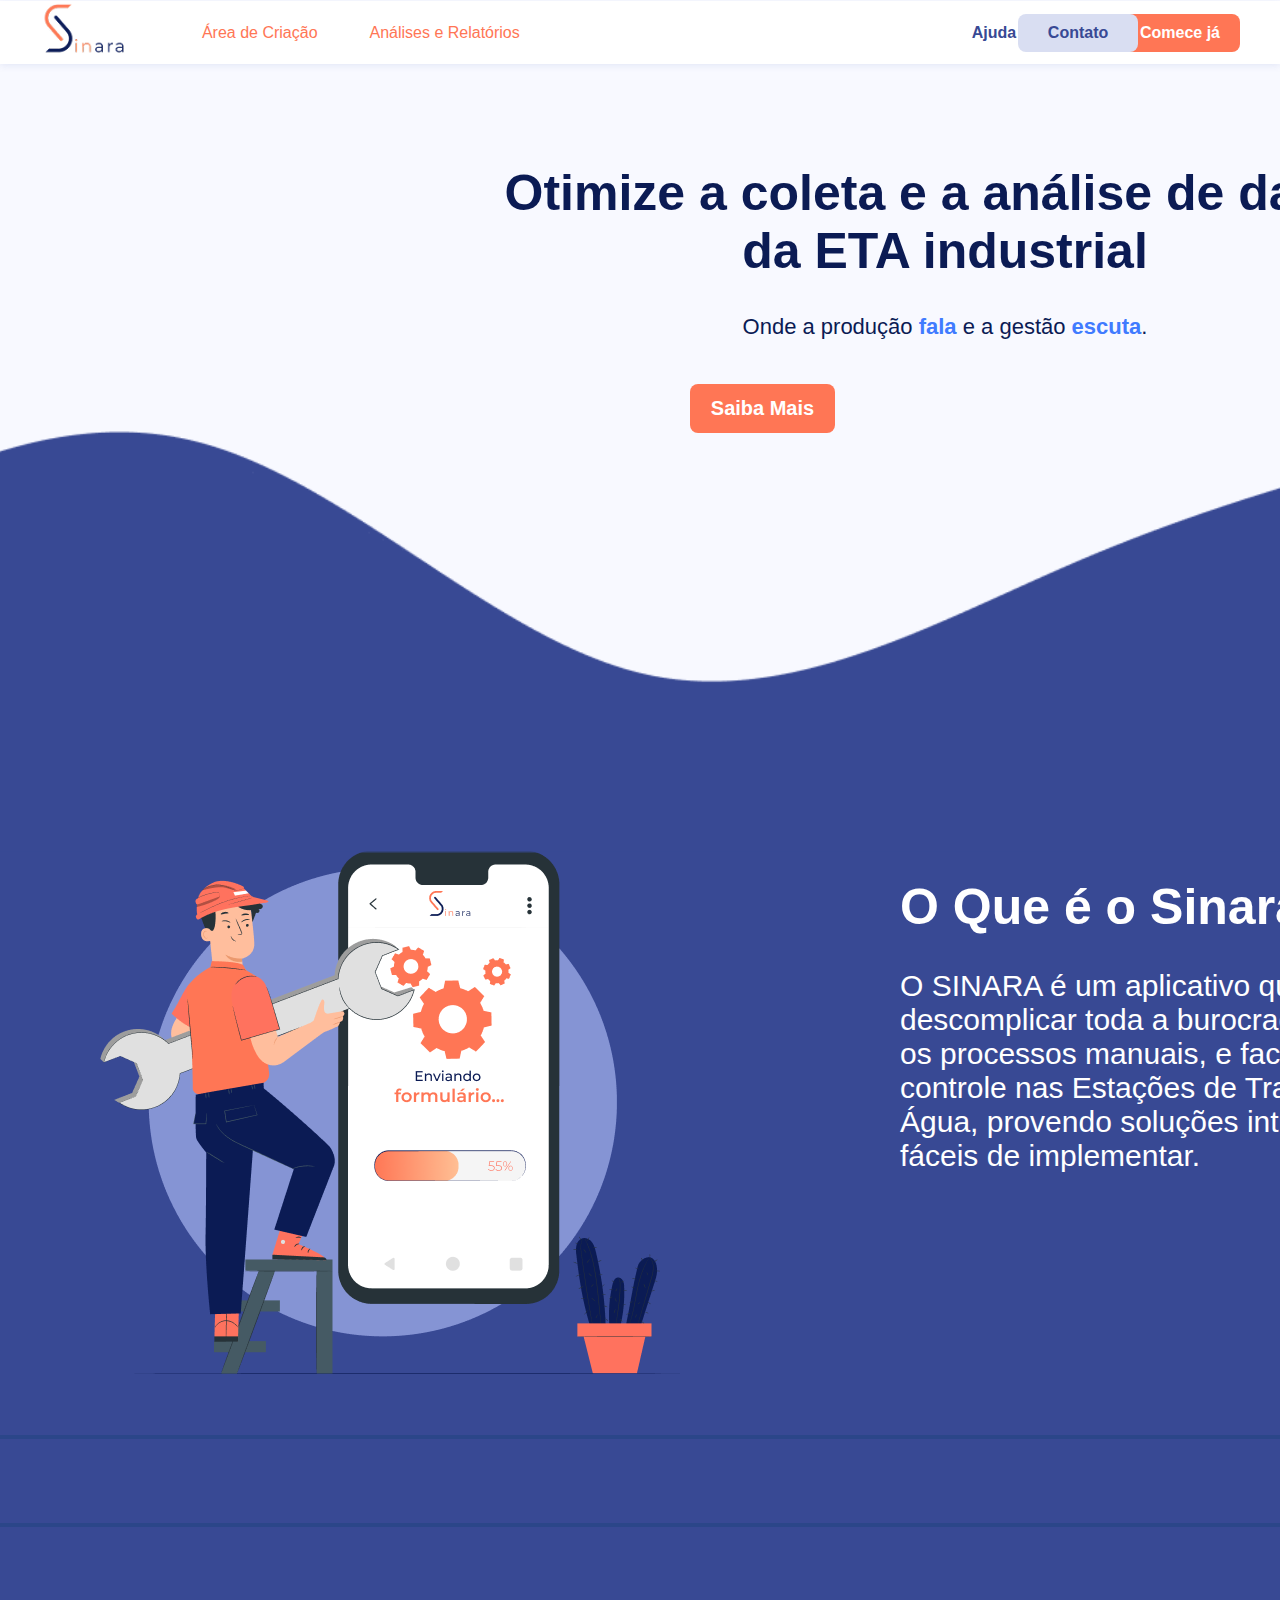
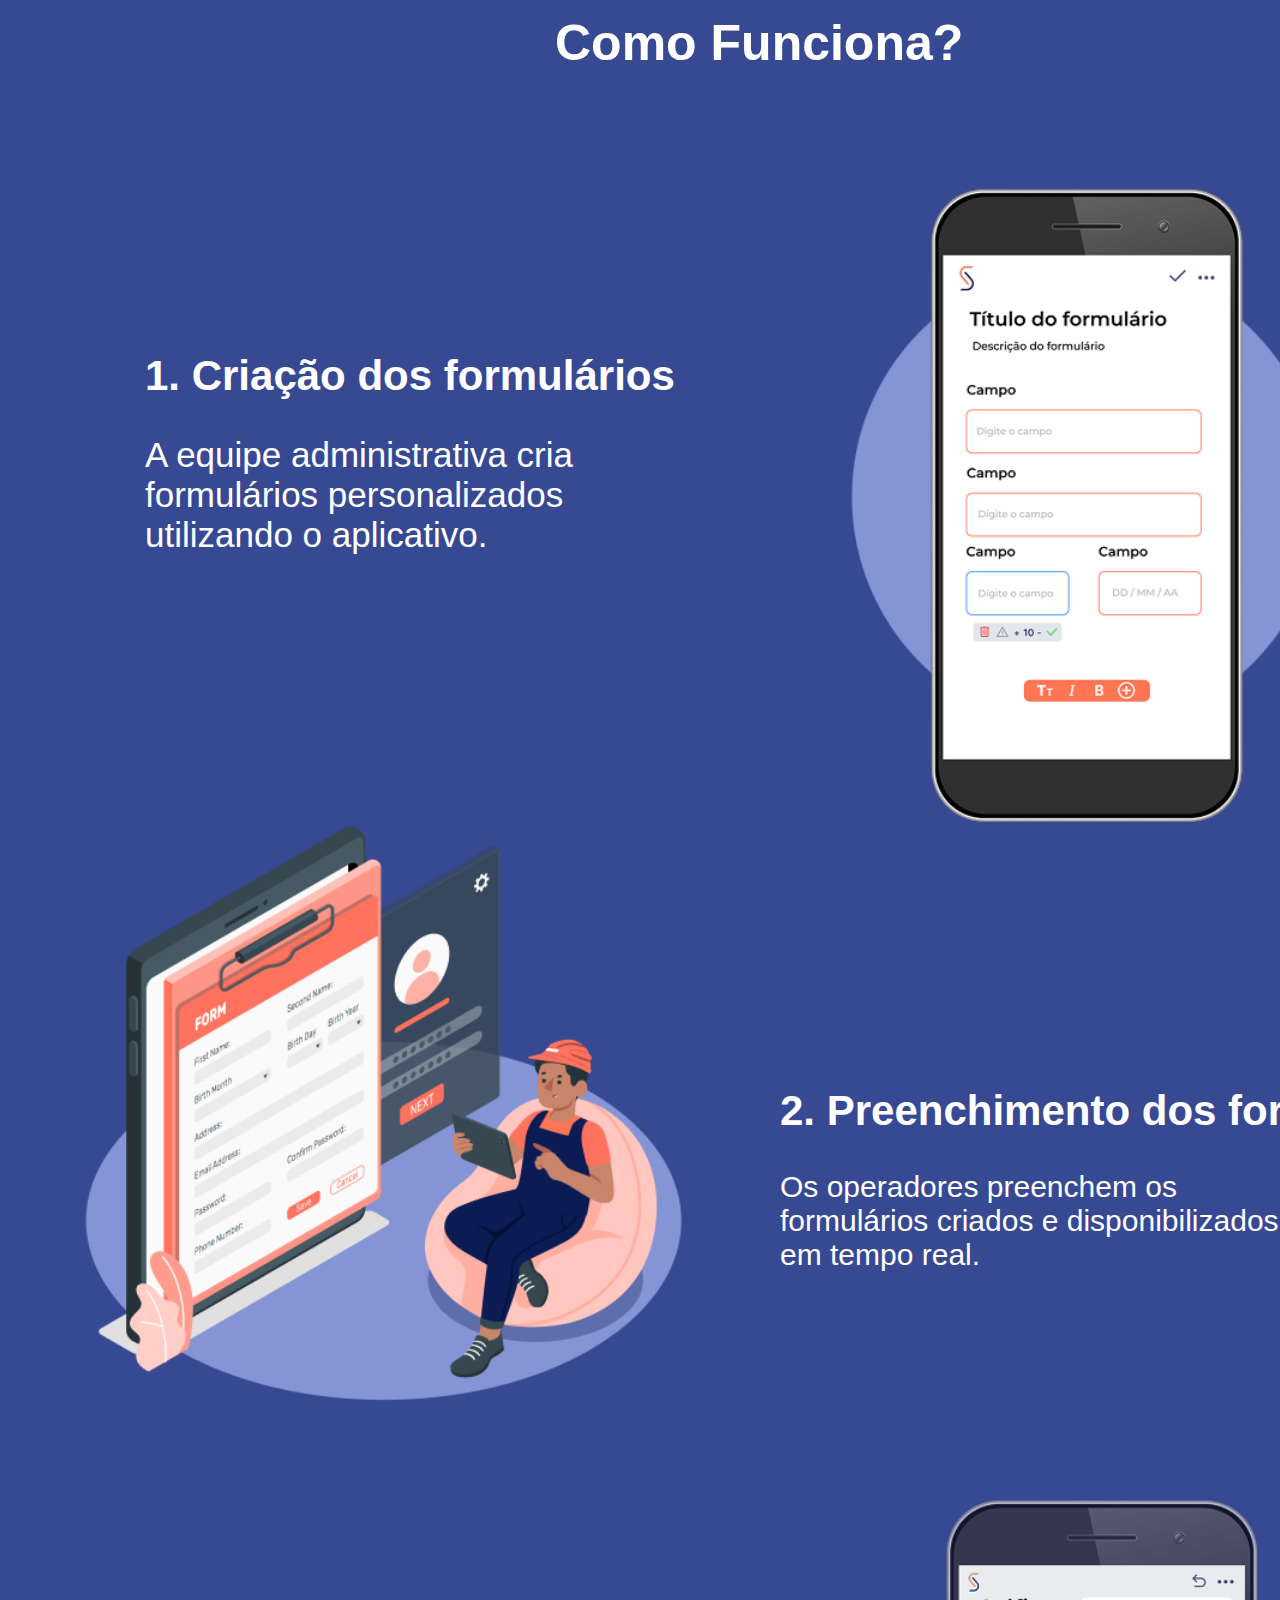
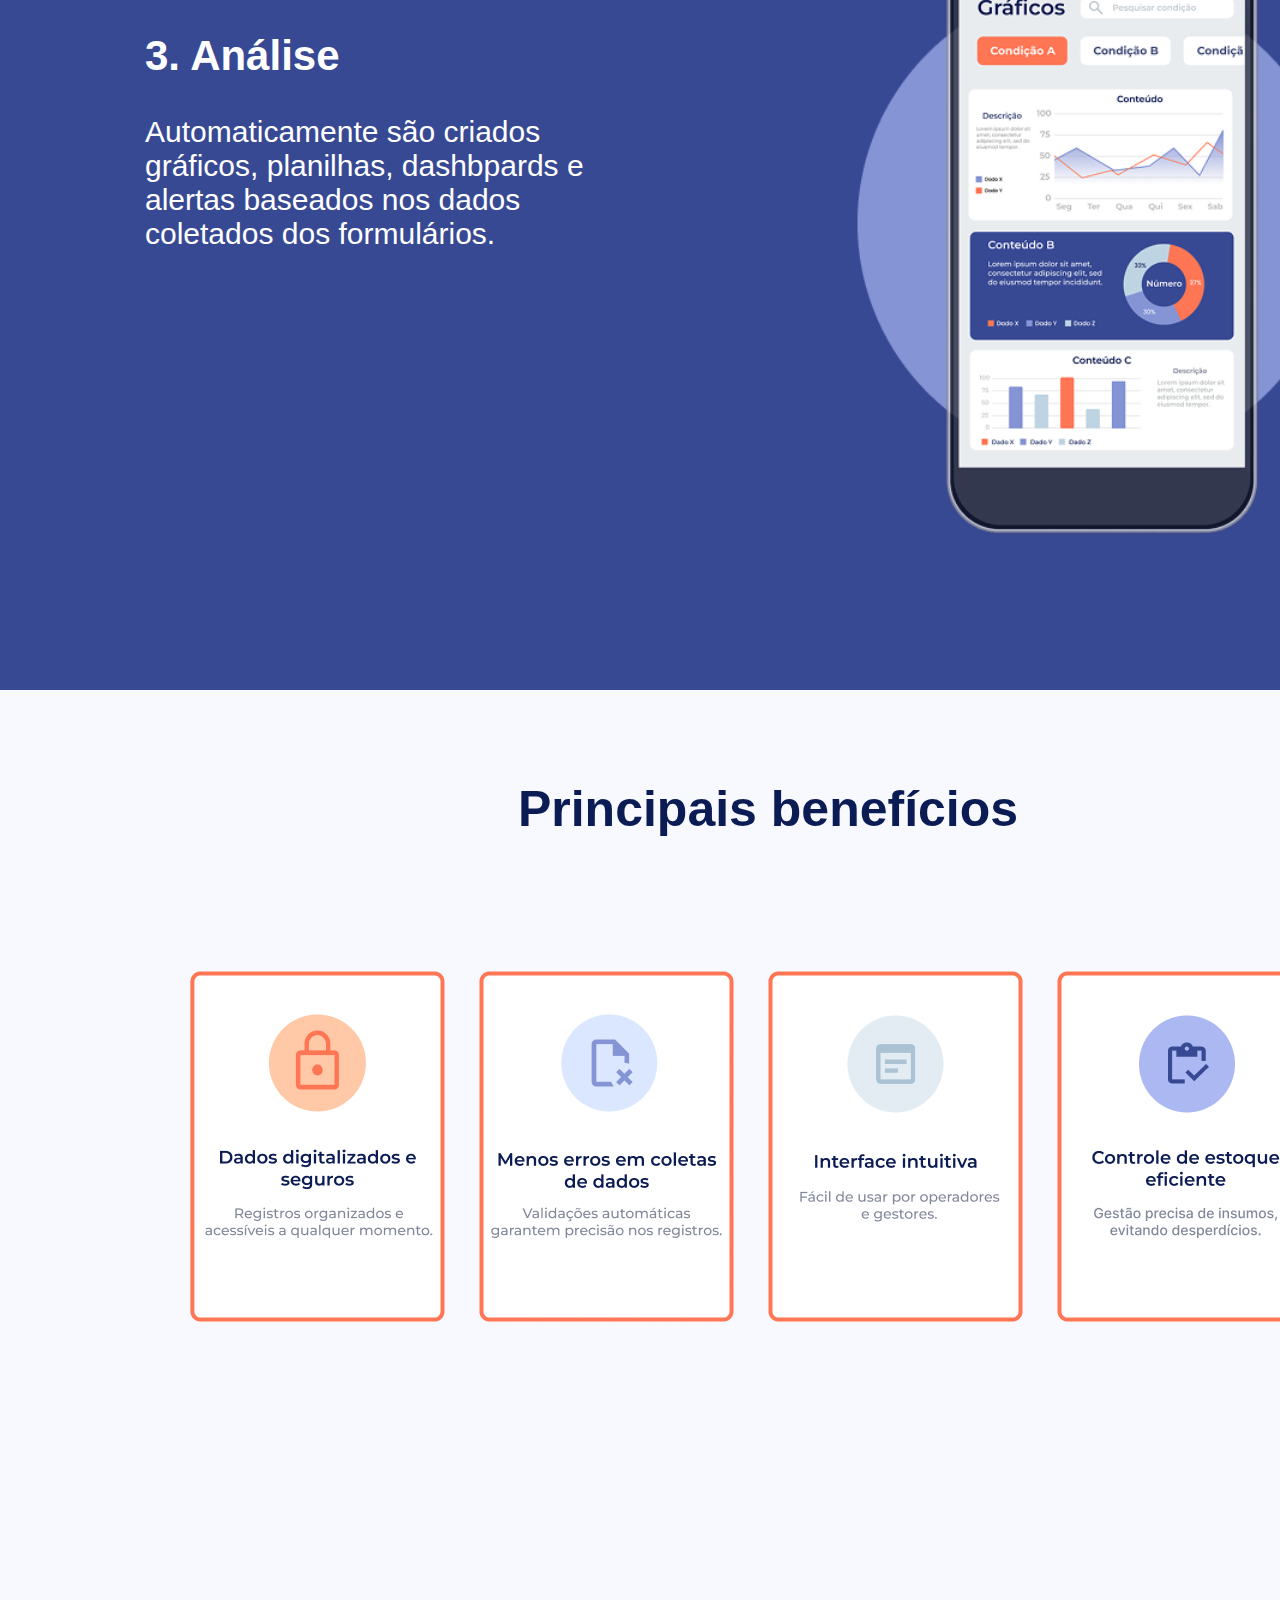
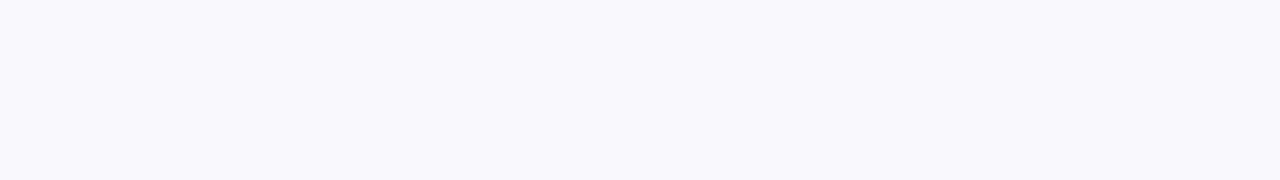
<file: index.html>
<!DOCTYPE html>
<html lang="en">
    <head>
        <meta charset="UTF-8">
        <meta name="viewport" content="width=device-width, initial-scale=1.0">
        <title>Landing Page</title>
        <link rel="stylesheet" href="style.css">
    </head>
    <body>
        <header>
            <ul>
                <li>
                    <img src="imagens/Group 20 (1) 1.png" alt="logo"
                        class="icone">
                </li>
                <li>
                    <a href class="criacao">Área de Criação</a>
                </li>
                <li>
                    <a href class="analise">Análises e Relatórios</a>
                </li>
                <li>
                    <a href class="ajuda">Ajuda</a>
                </li>
                <li>
                    <button class="botao-header" id="contato">
                        <a href id="a_contato">Contato</a>
                    </button>
                </li>
                <li>
                    <button class="botao-header" id="comece">
                        <a href id="comece_ja">Comece já</a>
                    </button>
                </li>
            </ul>
        </header>

        <!-- Primeira seção -->

        <section class="secao1">
            <h1 class="texto_inicial">Otimize a coleta e a análise de dados da
                ETA industrial</h1>
            <p class="descricao">Onde a produção <span
                    class="negrito1">fala</span> e a gestão
                <span class="negrito2">escuta</span>.</p>
            <button id="saiba_mais">
                <a href id="saiba">Saiba Mais</a>
            </button>
            <img src="imagens/ondinha.png" alt id="onda">
        </section>

        <!-- Segunda seção -->

        <section class="secao2">
            <img class="imagens-secao2" id="primeira-imagem"
                src="imagens/Group 185.png" alt="imagem-sinara">
            <h1 class="titulos-secao2" id="primeiro-titulo">O Que é o
                Sinara?</h1>
            <p class="explicacao" id="primeira-explicacao">O SINARA é um
                aplicativo que visa <br> descomplicar toda a burocracia,
                agilizar <br>
                os processos manuais, e facilitar o <br> controle nas Estações
                de Tratamento de <br> Água, provendo soluções intuitivas, e <br>
                fáceis de implementar. </p>
            <hr class="divisao-secao2" id="primeira-linha">
            <hr class="divisao-secao2" id="segunda-linha">
            <h1 class="titulos-secao2" id="segundo-texto">
                Como Funciona?
            </h1>
            <h2 class="subtitulo">
                1. Criação dos formulários
            </h2>
            <p class="explicacao" id="segunda-explicacao">A equipe
                administrativa cria<br>
                formulários personalizados <br> utilizando o aplicativo.</p>
            <img class="imagens-secao2" id="segunda-imagem"
                src="imagens/Group 187.png" alt="img">
            <img class="imagens-secao2" id="terceira-imagem"
                src="imagens/Group 188.png" alt="ima">
            <h2 class="subtitulo" id="segundo-subtitulo">
                2. Preenchimento dos formulários
            </h2>
            <p class="explicacao" id="terceira-explicacao">Os operadores
                preenchem os <br>
                formulários criados e disponibilizados <br>
                em tempo real.
            </p>
            <h2 class="subtitulo" id="terceiro-subtitulo">
                3. Análise
            </h2>
            <p class="explicacao" id="quarta-explicacao"> Automaticamente são
                criados <br>
                gráficos, planilhas, dashbpards e <br> alertas baseados nos
                dados <br> coletados dos formulários.</p>
            <img class="imagens-secao2" id="quarta-imagem"
                src="imagens/Group 189.png" alt="img">
        </section>

        <!-- Terceira seção -->

        <section class="secao3">
            <h1 id="beneficios" > Principais benefícios</h1>
            <img id="imagem-secao3" src="imagens/Group 105.png" alt="img">
        </section>

        <!-- Quarta seção -->
        
    </body>
</html>
</file>
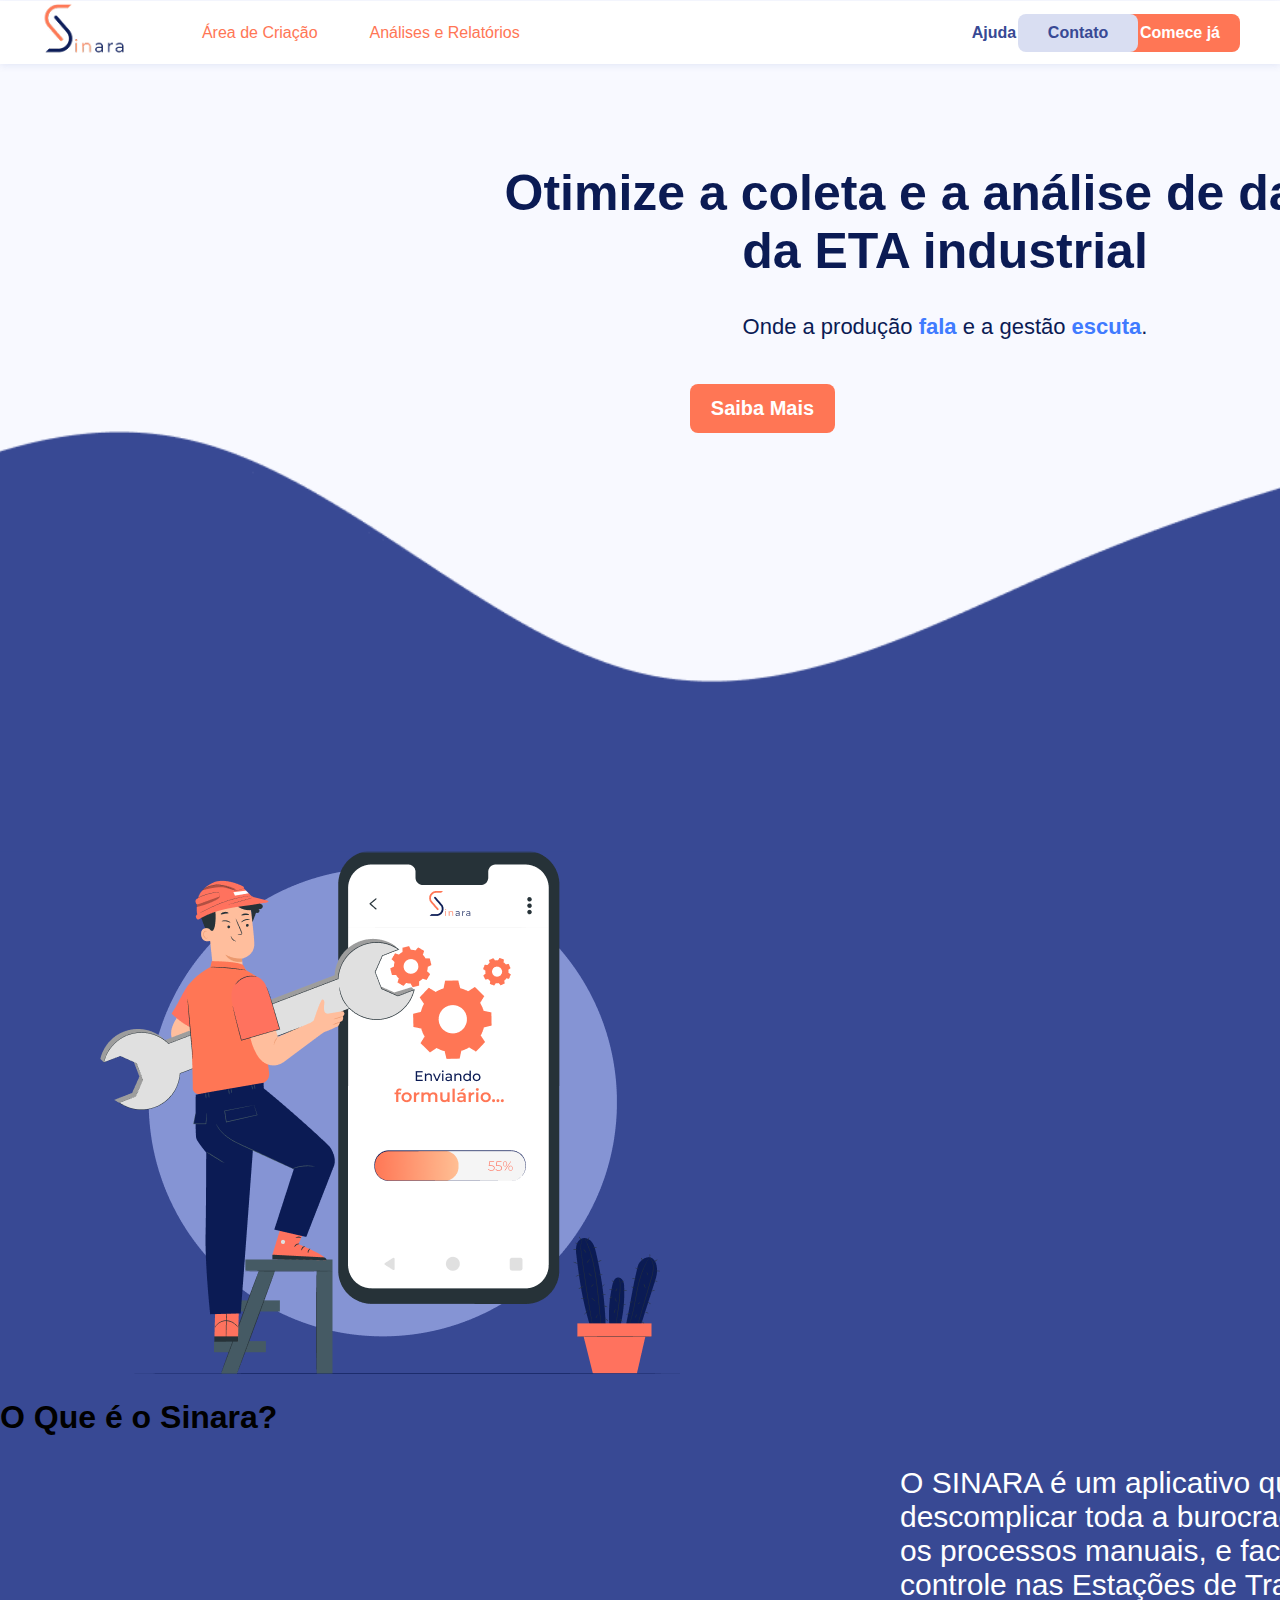
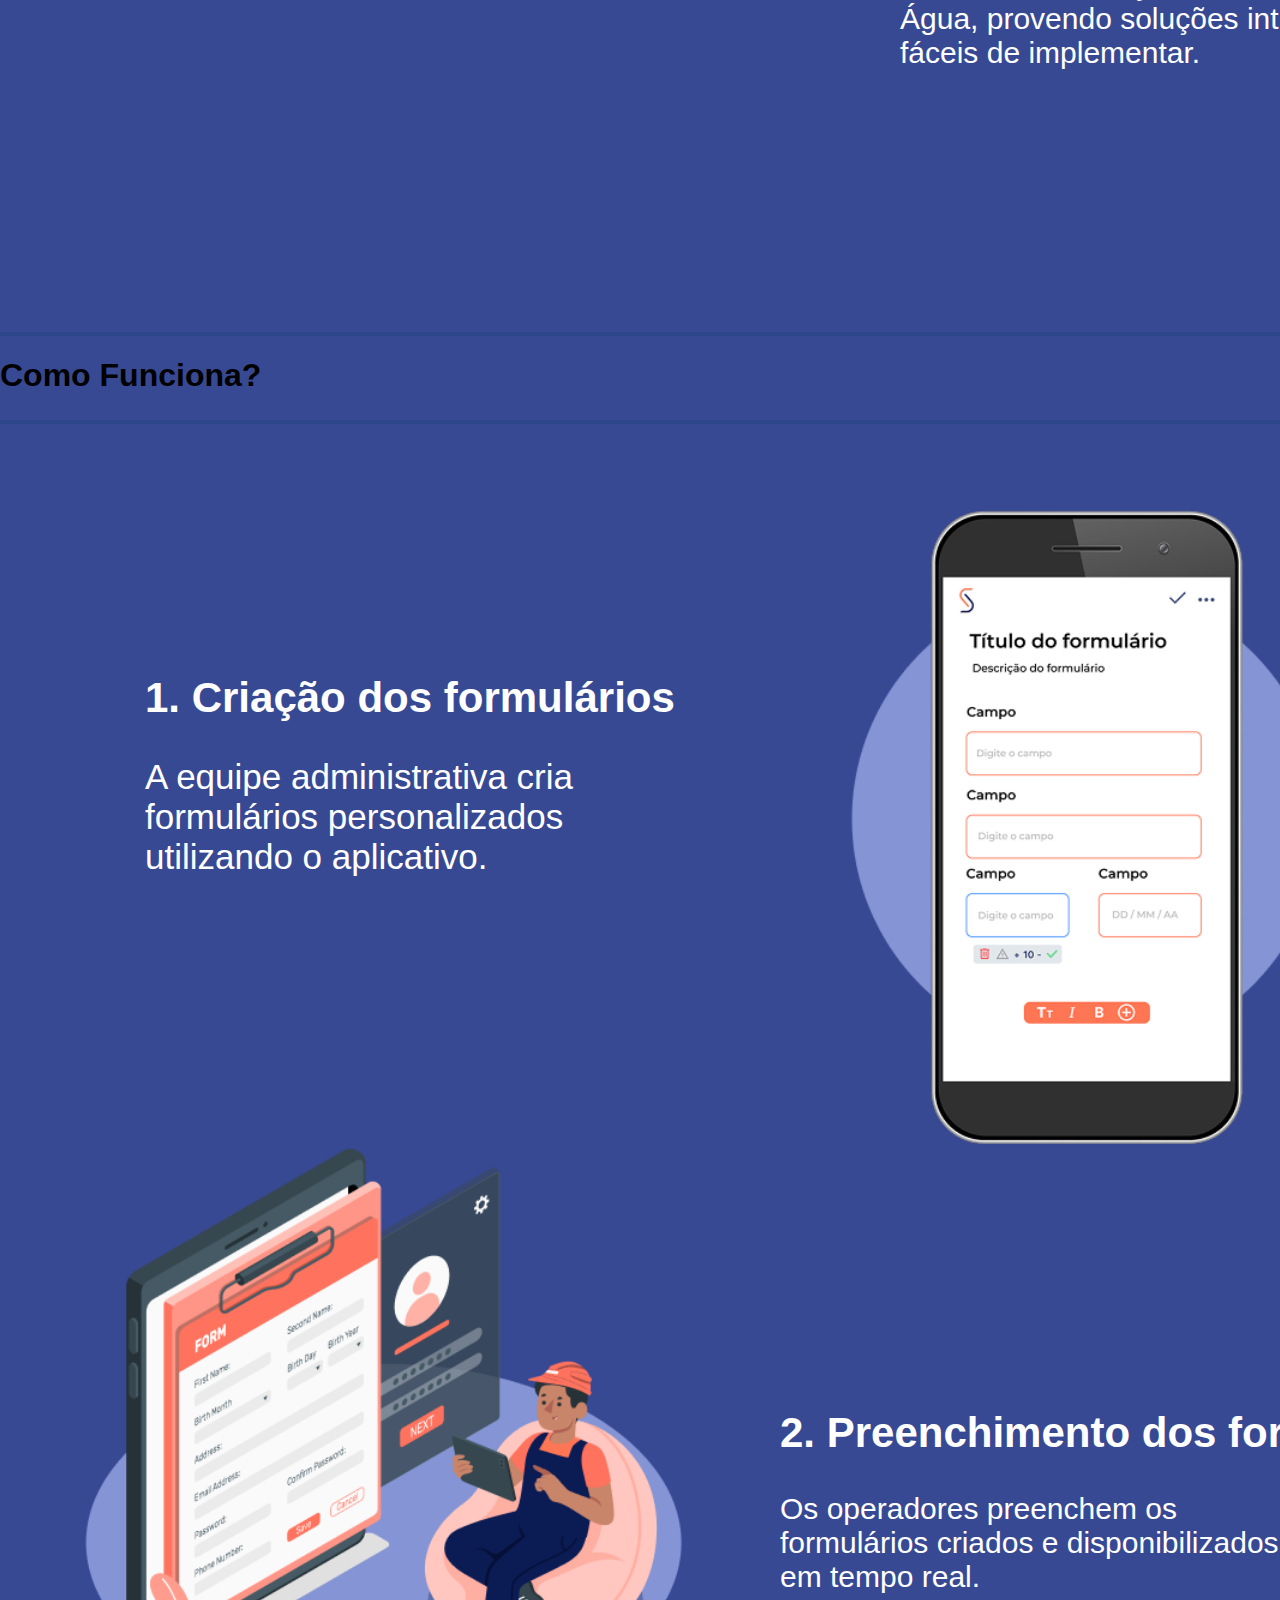
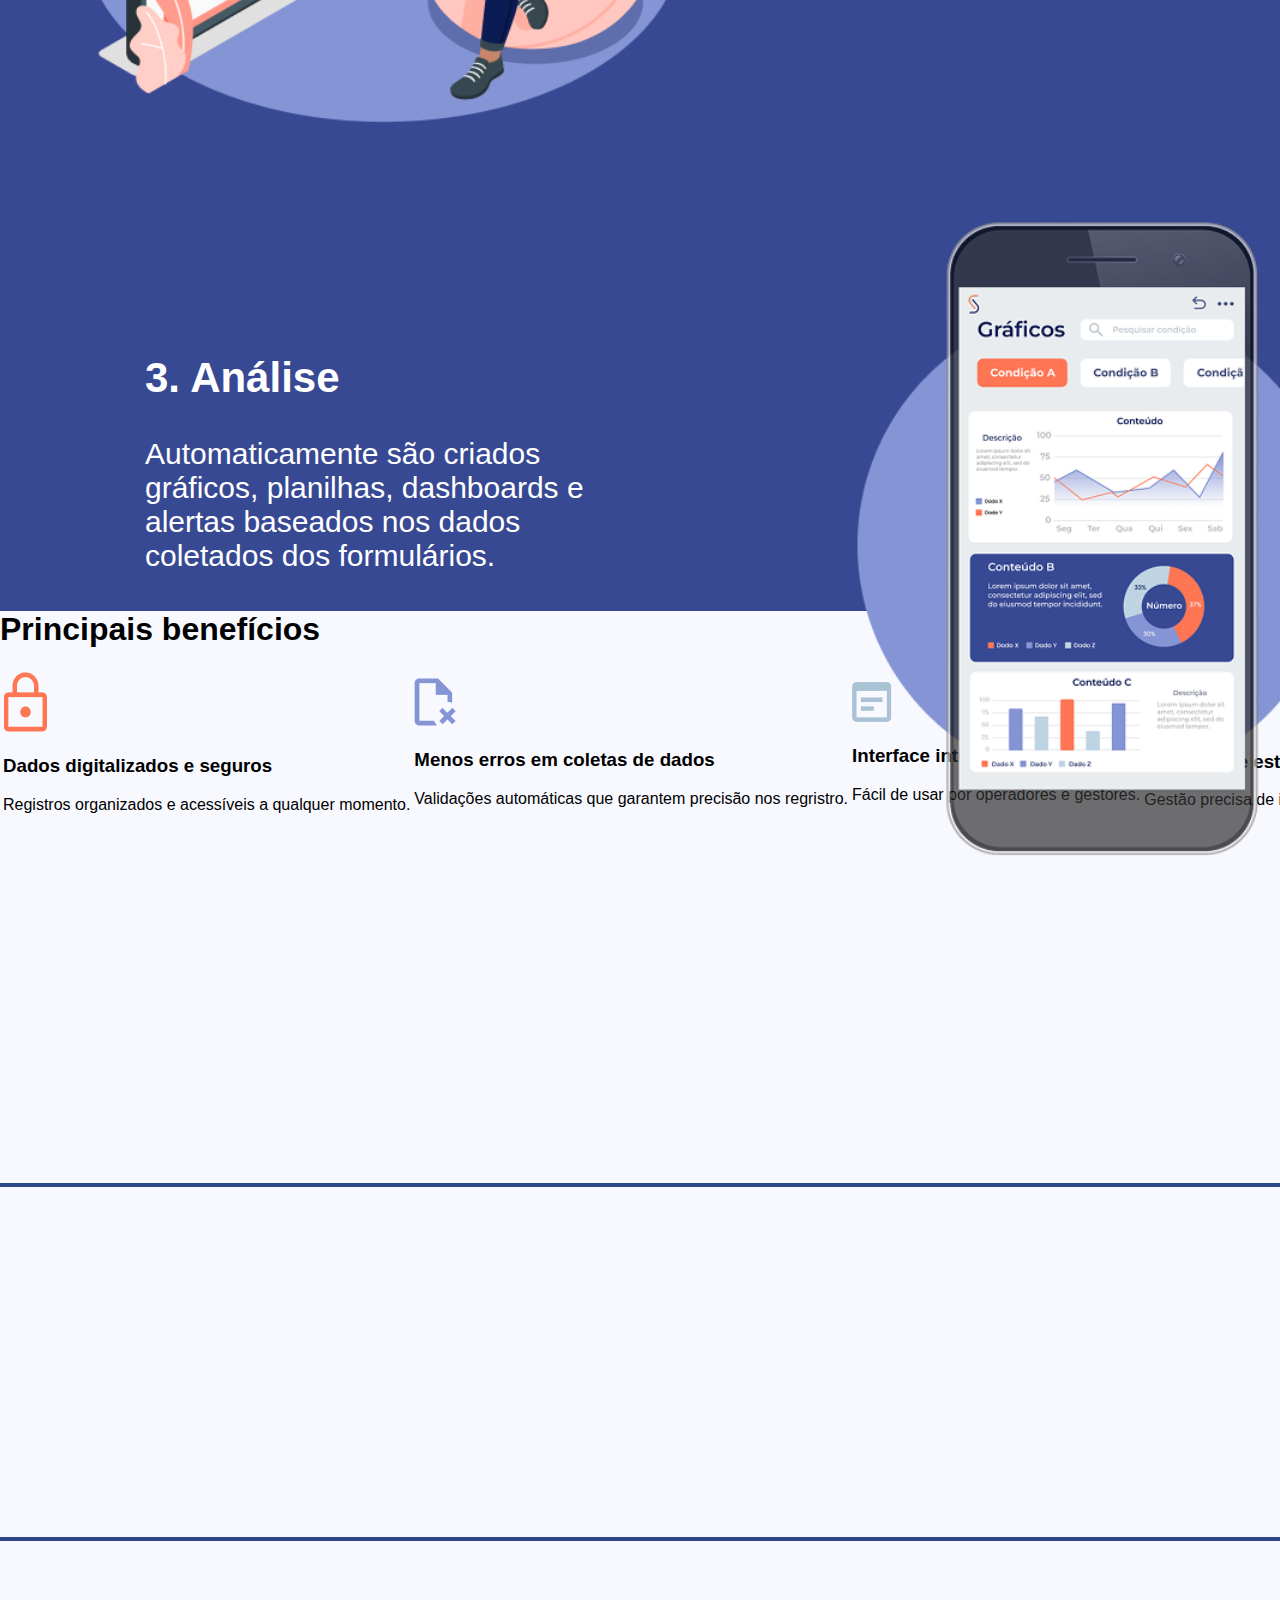
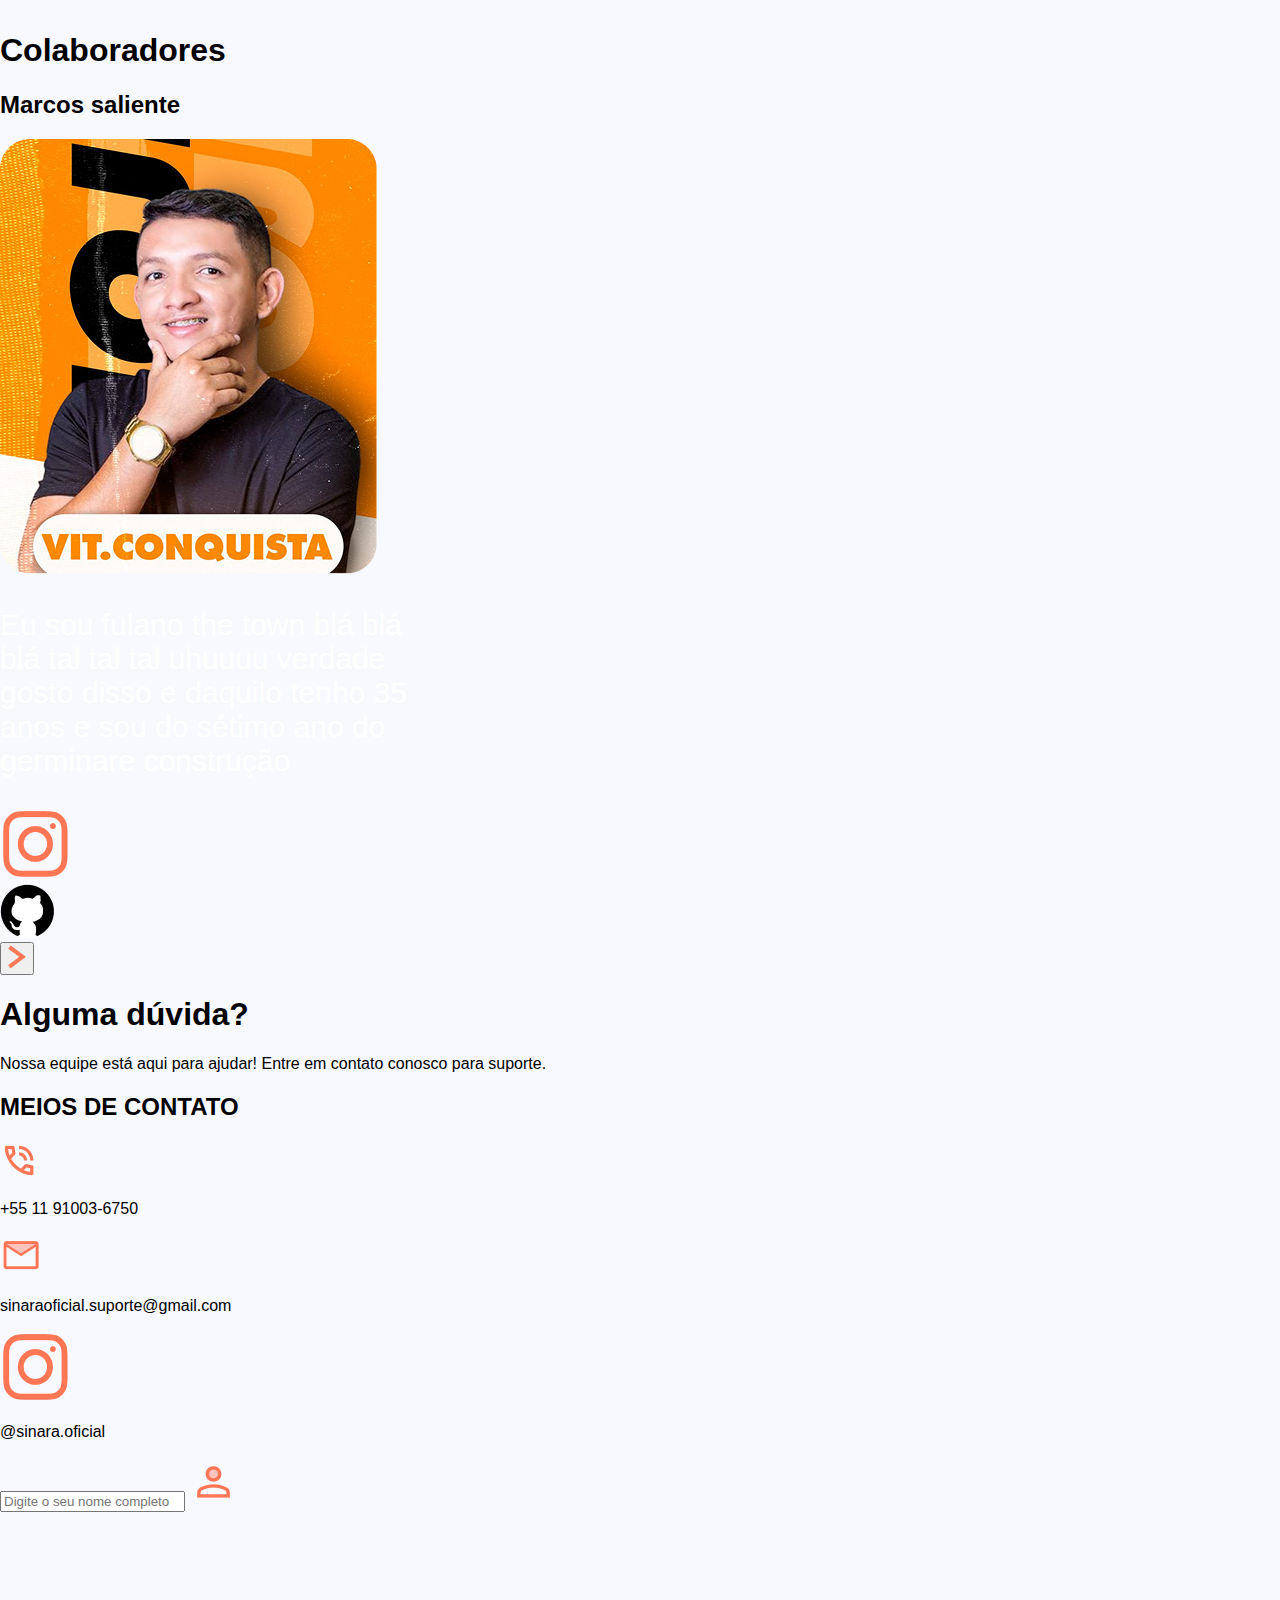
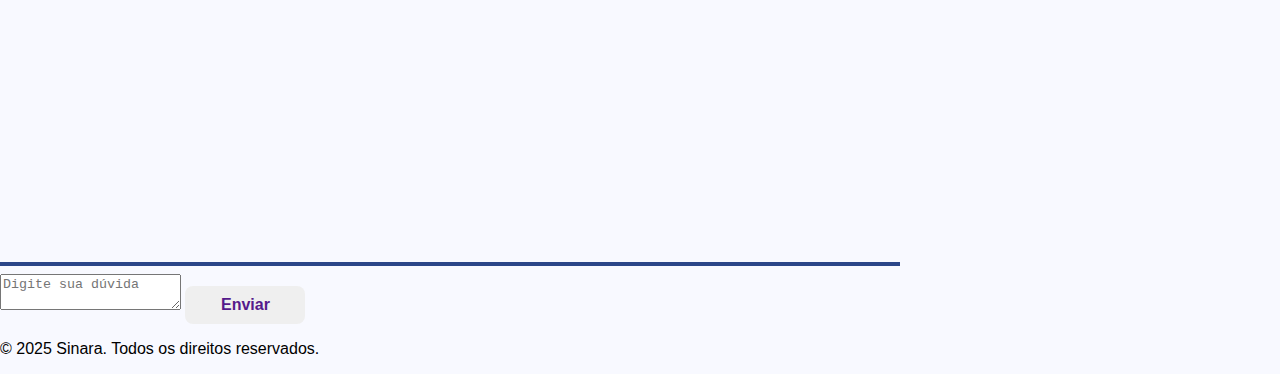
<file: Landing_page/index.html>
<!DOCTYPE html>
<html lang="en">
    <head>
        <meta charset="UTF-8">
        <meta name="viewport" content="width=device-width, initial-scale=1.0">
        <title>Landing Page</title>
        <link rel="stylesheet" href="style.css">
    </head>
    <body>

        <!-- Cabeçalho -->

        <header>
            <ul class="cabecalho">
                <li>
                    <img src="imagens/Group 20 (1) 1.png" alt="logo"
                        class="icone">
                </li>
                <li>
                    <a href class="criacao">Área de Criação</a>
                </li>
                <li>
                    <a href class="analise">Análises e Relatórios</a>
                </li>
                <li>
                    <a href class="ajuda">Ajuda</a>
                </li>
                <li>
                    <button class="botao-header" id="contato">
                        <a href id="a_contato">Contato</a>
                    </button>
                </li>
                <li>
                    <button class="botao-header" id="comece">
                        <a href id="comece_ja">Comece já</a>
                    </button>
                </li>
            </ul>
        </header>

        <!-- Primeira seção -->

        <section class="secao1">
            <h1 class="texto_inicial">Otimize a coleta e a análise de dados da
                ETA industrial</h1>
            <p class="descricao">Onde a produção <span
                    class="negrito1">fala</span> e a gestão
                <span class="negrito2">escuta</span>.</p>
            <button id="saiba_mais">
                <a href id="saiba">Saiba Mais</a>
            </button>
            <img src="imagens/ondinha.png" alt id="onda">
        </section>

        <!-- Segunda seção -->

        <section class="secao2">
            <img class="imagens-secao2" id="primeira-imagem"
                src="imagens/Group 185.png" alt="imagem-sinara">
            <h1 class="titulos-secao" id="primeiro-titulo">O Que é o
                Sinara?</h1>
            <p class="explicacao" id="primeira-explicacao">O SINARA é um
                aplicativo que visa <br> descomplicar toda a burocracia,
                agilizar <br>
                os processos manuais, e facilitar o <br> controle nas Estações
                de Tratamento de <br> Água, provendo soluções intuitivas, e <br>
                fáceis de implementar. </p>
            <hr class="divisao-secao2" id="primeira-linha">
            <hr class="divisao-secao2" id="segunda-linha">
            <h1 class="titulos-secao" id="segundo-titulo">
                Como Funciona?
            </h1>
            <h2 class="subtitulo">
                1. Criação dos formulários
            </h2>
            <p class="explicacao" id="segunda-explicacao">A equipe
                administrativa cria<br>
                formulários personalizados <br> utilizando o aplicativo.</p>
            <img class="imagens-secao2" id="segunda-imagem"
                src="imagens/Group 187.png" alt="img">
            <img class="imagens-secao2" id="terceira-imagem"
                src="imagens/Group 188.png" alt="ima">
            <h2 class="subtitulo" id="segundo-subtitulo">
                2. Preenchimento dos formulários
            </h2>
            <p class="explicacao" id="terceira-explicacao">Os operadores
                preenchem os <br>
                formulários criados e disponibilizados <br>
                em tempo real.
            </p>
            <h2 class="subtitulo" id="terceiro-subtitulo">
                3. Análise
            </h2>
            <p class="explicacao" id="quarta-explicacao"> Automaticamente são
                criados <br>
                gráficos, planilhas, dashboards e <br> alertas baseados nos
                dados <br> coletados dos formulários.</p>
            <img class="imagens-secao2" id="quarta-imagem"
                src="imagens/Group 189.png" alt="img">
        </section>

        <!-- Terceira seção -->

        <section class="secao3">
            <h1 class="titulos-secao" id="terceiro-titulo"> Principais
                benefícios</h1>
            <table>
                <tr>
                    <td class="elemento-beneficios">
                        <div class="circulos" id="circulo-laranja"> <img
                                id="cadeado"
                                src="imagens/Cadeado.png"
                                alt="icone"></div>
                        <h3 class="subtitulo-secao3">Dados digitalizados e
                            seguros</h3>
                        <p class="texto-explicativo">Registros organizados e
                            acessíveis a qualquer momento.</p>

                    </td>
                    <td class="elemento-beneficios">
                        <div class="circulos" id="circulo-azul-claro"> <img
                                id="papel"
                                src="imagens/Papel.png"
                                alt="icone"></div>
                        <h3 class="subtitulo-secao3">Menos erros em coletas de
                            dados</h3>
                        <p class="texto-explicativo">Validações automáticas que
                            garantem precisão nos regristro.</p>

                    </td>
                    <td class="elemento-beneficios">
                        <div class="circulos" id="circulo-cinza"> <img
                                id="interface"
                                src="imagens/Interface.png"
                                alt="icone"></div>
                        <h3 class="subtitulo-secao3">Interface intuitiva</h3>
                        <p class="texto-explicativo">Fácil de usar por
                            operadores e gestores.</p>

                    </td>
                    <td class="elemento-beneficios">
                        <div class="circulos" id="circulo-azul"> <img
                                id="prancheta"
                                src="imagens/Prancheta.png"
                                alt="icone"></div>
                        <h3 class="subtitulo-secao3">Controle de estoque
                            eficiente</h3>
                        <p class="texto-explicativo">Gestão precisa de insumos,
                            evitando desperdícios.</p>

                    </td>
                </tr>
            </table>
            <hr class="segunda-divisao">
            <hr class="segunda-divisao">
        </section>

        <!--Quarta seção-->
        <section class="secao4">
            <h1 class="titulos-secao" id="quarto-titulo">
                Colaboradores
            </h1>
            <div class="quadro" id="quadro-colaboradores">
                <h2 class="nomes-colaboradores" id="marcos-saliente">Marcos
                    saliente</h2>
                <img src="imagens/saliente.png" alt="saliencia"
                    id="imagem-colaborador">
                <p class="explicacao" id="explicacao-secao4">Eu sou fulano the
                    town blá blá <br> blá
                    tal tal tal uhuuuu verdade <br> gosto disso e daquilo tenho
                    35 <br> anos e sou do sétimo ano do <br> germinare
                    construção</p>
                <div class="icones-redes" id="insta">
                    <a target="_blank"
                        href="https://www.instagram.com/ygona.moura/"><img
                            src="imagens/instagram-svgrepo-com 1 (1).png"
                            alt="insta"></a>
                </div>

                <div class="icones-redes" id="github">
                    <a target="_blank"
                        href="https://github.com/buscariolo-rogerio"><img
                            src="imagens/git.png" alt="igt"></a>
                </div>
                <button class="botao-carrossel" id="avancar"><img
                        src="/Landing_page/imagens/seta.png"
                        alt="seta"></button>
            </div>

        </section>

        <!--Quinta seção -->
        <section class="secao5">
            <h1 class="titulos-secao" id="quinto-titulo">Alguma dúvida?</h1>
            <p id="subtitulo-secao5">Nossa equipe está aqui para ajudar! Entre
                em contato conosco para suporte.</p>
            <div class="quadro" id="quadro-ajuda">
                <h2 id="meios-contato">MEIOS DE
                    CONTATO
                </h2>
                <img src="imagens/TELEFONE.png" alt="cel" class="icons"
                    id="telefone-icon">
                <p class="dados-sinara" id="numero-sinara">+55 11
                    91003-6750</p>
                <img src="imagens/EMAIL.png" alt="email" class="icons"
                    id="email-icon">

                <p class="dados-sinara"
                    id="email-sinara">sinaraoficial.suporte@gmail.com</p>

                <a href="https://www.instagram.com/sinara.oficial/"
                    class="dados_sinara" id="insta-icon"><img
                        src="imagens/instagram-svgrepo-com 1 (1).png"
                        alt="insta" class="icons" id="insta-icon"></a>
                <p class="dados-sinara"
                    id="insta-sinara">@sinara.oficial</p>

                <label for="text" class="label-campos">

                    <input type="text" class="campos" id="nome-campo"
                        placeholder="Digite o seu nome completo">
                    <img src="imagens/pessoa.png" alt="pessoa" class="icons"
                        id="person-icon">
                    <hr id="linha-campo">
                </label>

                <label for="text" class="label-campos">
                    <textarea type="text" class="campos" id="duvida-campo"
                        placeholder="Digite sua dúvida"></textarea>
                </label>
                <button class="botao-header" id="botao-envio">
                    <a href class="botao-header" id="enviar">Enviar</a>
                </button>

            </div>
        </section>
        <footer class="footer">
            <p>&copy; 2025 Sinara. Todos os direitos reservados.</p>
        </footer>
    </body>
</html>
</file>
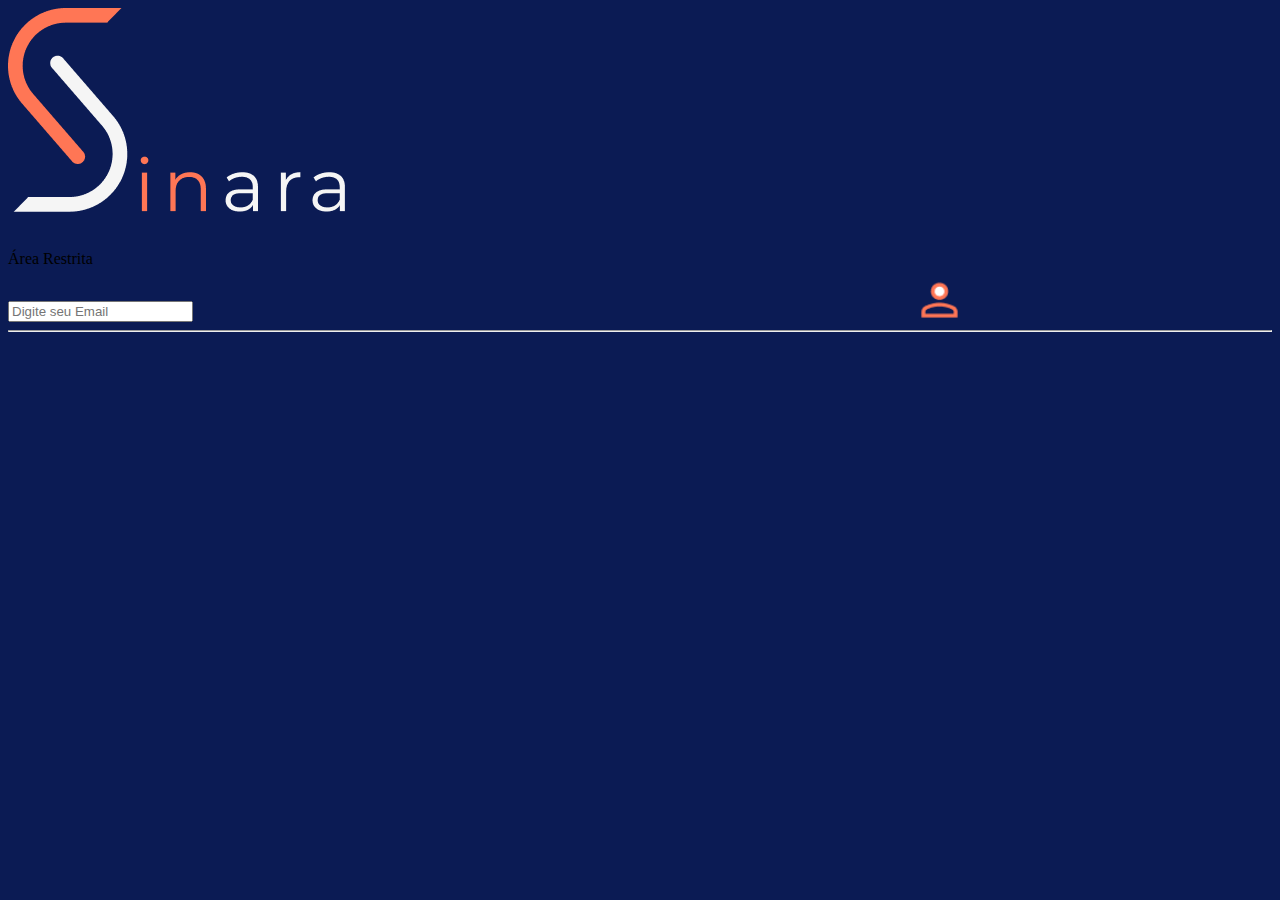
<file: Área restirta/Login/index.html>
<!DOCTYPE html>
<html lang="en">
<head>
    <meta charset="UTF-8">
    <meta name="viewport" content="width=device-width, initial-scale=1.0">
    <title>Login - Área restrita</title>
    <link rel="stylesheet" href="style.css">
</head>
<body>
    <section class="login">
        <img src="imagens/logo.png" alt="logo">
        <p>Área Restrita</p>

        <label for="text" class="label-campos">

                    <input type="text" class="campos" id="nome-campo"
                        placeholder="Digite seu Email">
                    <img src="imagens/Vector.png" alt="pessoa" class="icons"
                        id="person-icon">
                    <hr id="linha-campo">
                </label>

    </section>
    
</body>
</html>
</file>
<file: style.css>
body{
    top: 0;
    padding: 0;
    margin: 0;
    background-color: #F8F9FF;
    max-width: 100vh;
    font-family: Arial, Helvetica, sans-serif;
    width: 100vw;
}
header{
    background-color: white;
    width: 100vw;
    margin-top:-15px;
    box-shadow: 0 2px 7px rgba(58, 84, 180, 0.1);
}
ul{
    display: flex;
    justify-content: space-between;
    align-items: center;
    list-style: none;
}
.icone{
    scale: 90%;
}
.botao-header{
    padding: 10px;
    font-weight: bold;
    font-size: 16px;
    width: 120px;
    text-align: center;
    border-radius: 8px;
    border:none;
}
#saiba_mais{
    padding: 13px;
    font-weight: bold;
    width: 145px;
    font-size: 20px;
    text-align: center;
    border-radius: 8px;
    border: none;
    margin-left: 690px;
    background-color: #FF7655;
    margin-top: 22px;
    
}
a{
    text-decoration: none;
}
#comece{
    background-color: #FF7655;
    color: white;
    margin-right: 40px;
}
#comece_ja{
    color: white;
}

#comece:hover,#saiba_mais:hover{
    background-color: #D3422C;
}

#contato{
    background-color: #D9DEF2;
    position: relative;
    left: 130px;
}
#contato:hover{
    background-color: #ACB7DF;
}
#a_contato{
    color: #384994;
}
.ajuda{
    font-weight: bold;
    color: #384994;
    position: relative;
    font-size: 16px;
    left: 240px;
}
.ajuda:hover{
    text-decoration: underline;
}
.criacao, .analise{
    color: #FF7655;
    font-size: 16px;
    font-weight: 400;
}
.criacao:hover,.analise:hover{
    text-decoration: underline;
}
.criacao{
    position: relative;
    right: 40px;
}
.analise{
    position: relative;
    right: 100px;
}
.texto_inicial{
    color: #0B1B54;
    text-align: center;
    position: relative;
    left: 55%;
    font-size: 50px;
    margin-top: 100px;
}
.descricao{
    text-align: center;
    color: #0B1B54;
    position: relative;
    left: 55%;
    font-size: 22px;
}
.negrito1,.negrito2{
    color: #407BFF;
    font-weight: bold;
}
.saiba_mais{
    background-color: #FF7655;
    scale: 130%;
    margin-left: 700px;
    margin-top: 22px;
}
#saiba{
    color: white;
}
#onda{
    scale: 140%;
    margin-top: 50px;
}
.secao2{
    background-color: #384994;
    margin-top: 15px;
    width: 1536px;
    height: 3080px;
}

.titulos-secao2{
    color: white;
    display: flex;
    margin-left: 900px;
    font-size: 50px;
    position: relative;
    margin-top: -500px;

    
}
.explicacao{
    color: white;
    display: flex;
    font-size: 30px;
}
#primeira-explicacao{
    margin-left: 900px;
}

#primeira-imagem{
    margin-top: 20px;
    margin-left: 100px;
}
hr{
    margin-top: 350px;
    border: 2px solid #2B4689;
}
#segunda-linha{
    margin-top: -100px;
}
#segundo-texto{
    margin-top: 175px;
    margin-left: 555px;
}
#segunda-imagem{
    margin-left: 770px;
    position: relative;
    bottom: 400px;
    scale: 120%;
}
.subtitulo{
    color: white;
    font-size: 42px;
    margin-top: 280px;
}
#segunda-explicacao,.subtitulo{
    margin-left: 145px;
}
#segunda-explicacao{
    font-size: 35px;
}
#terceira-imagem{
    scale: 120%;
    position: relative;
    bottom: 350px;
    margin-left: 135px;
}
#segundo-subtitulo, #terceira-explicacao{
    margin-left: 780px;
    position: relative;
    bottom: 900px;
}
#quarta-explicacao, #terceiro-subtitulo{
    margin-left: 145px;
    position: relative;
    bottom: 820px;
}
#quarta-imagem{
    margin-left: 780px;
    position: relative;
    scale: 120%;
    bottom: 1200px;
}
.secao3{
    background-color: #F8F9FF;
    margin-top: -100px;
    width: 1536px;
    height: 1000px;
}
#beneficios{
    color: #0B1B54;
    text-align: center;
    left: 55%;
    font-size: 50px;
    margin-top: 190px;
}
#imagem-secao3{
    margin-top: 100px;
    margin-left: 190px;
    scale: 100%;
}
</file>
<file: Landing_page/style.css>
body{
    top: 0;
    padding: 0;
    margin: 0;
    background-color: #F8F9FF;
    max-width: 100vh;
    font-family: Arial, Helvetica, sans-serif;
    width: 100vw;
}
header{
    background-color: white;
    width: 100vw;
    margin-top:-15px;
    box-shadow: 0 2px 7px rgba(58, 84, 180, 0.1);
}
ul{
    display: flex;
    justify-content: space-between;
    align-items: center;
    list-style: none;
}
.icone{
    scale: 90%;
}
.botao-header{
    padding: 10px;
    font-weight: bold;
    font-size: 16px;
    width: 120px;
    text-align: center;
    border-radius: 8px;
    border:none;
}
#saiba_mais{
    padding: 13px;
    font-weight: bold;
    width: 145px;
    font-size: 20px;
    text-align: center;
    border-radius: 8px;
    border: none;
    margin-left: 690px;
    background-color: #FF7655;
    margin-top: 22px;
    
}
a{
    text-decoration: none;
}
#comece{
    background-color: #FF7655;
    color: white;
    margin-right: 40px;
}
#comece_ja{
    color: white;
}

#comece:hover,#saiba_mais:hover{
    background-color: #D3422C;
}

#contato{
    background-color: #D9DEF2;
    position: relative;
    left: 130px;
}
#contato:hover{
    background-color: #ACB7DF;
}
#a_contato{
    color: #384994;
}
.ajuda{
    font-weight: bold;
    color: #384994;
    position: relative;
    font-size: 16px;
    left: 240px;
}
.ajuda:hover{
    text-decoration: underline;
}
.criacao, .analise{
    color: #FF7655;
    font-size: 16px;
    font-weight: 400;
}
.criacao:hover,.analise:hover{
    text-decoration: underline;
}
.criacao{
    position: relative;
    right: 40px;
}
.analise{
    position: relative;
    right: 100px;
}
.texto_inicial{
    color: #0B1B54;
    text-align: center;
    position: relative;
    left: 55%;
    font-size: 50px;
    margin-top: 100px;
}
.descricao{
    text-align: center;
    color: #0B1B54;
    position: relative;
    left: 55%;
    font-size: 22px;
}
.negrito1,.negrito2{
    color: #407BFF;
    font-weight: bold;
}
.saiba_mais{
    background-color: #FF7655;
    scale: 130%;
    margin-left: 700px;
    margin-top: 22px;
}
#saiba{
    color: white;
}
#onda{
    scale: 140%;
    margin-top: 50px;
}
.secao2{
    background-color: #384994;
    margin-top: 15px;
    width: 1536px;
    height: 3080px;
}

.titulos-secao2{
    color: white;
    display: flex;
    margin-left: 900px;
    font-size: 50px;
    position: relative;
    margin-top: -500px;

    
}
.explicacao{
    color: white;
    display: flex;
    font-size: 30px;
}
#primeira-explicacao{
    margin-left: 900px;
}

#primeira-imagem{
    margin-top: 20px;
    margin-left: 100px;
}
hr{
    margin-top: 350px;
    border: 2px solid #2B4689;
}
#segunda-linha{
    margin-top: -100px;
}
#segundo-texto{
    margin-top: 175px;
    margin-left: 555px;
}
#segunda-imagem{
    margin-left: 770px;
    position: relative;
    bottom: 400px;
    scale: 120%;
}
.subtitulo{
    color: white;
    font-size: 42px;
    margin-top: 280px;
}
#segunda-explicacao,.subtitulo{
    margin-left: 145px;
}
#segunda-explicacao{
    font-size: 35px;
}
#terceira-imagem{
    scale: 120%;
    position: relative;
    bottom: 350px;
    margin-left: 135px;
}
#segundo-subtitulo, #terceira-explicacao{
    margin-left: 780px;
    position: relative;
    bottom: 900px;
}
#quarta-explicacao, #terceiro-subtitulo{
    margin-left: 145px;
    position: relative;
    bottom: 820px;
}
#quarta-imagem{
    margin-left: 780px;
    position: relative;
    scale: 120%;
    bottom: 1200px;
}
.secao3{
    background-color: #F8F9FF;
    margin-top: -100px;
    width: 1536px;
    height: 1000px;
}
#beneficios{
    color: #0B1B54;
    text-align: center;
    left: 55%;
    font-size: 50px;
    margin-top: 190px;
}
#imagem-secao3{
    margin-top: 100px;
    margin-left: 190px;
    scale: 100%;
}
</file>
<file: Área restirta/Login/style.css>
body{
    background-color: #0B1B54;
}
label{
    border-style: none;
    border: 2 px solid #BFD4E3;
}
#person-icon{
    position: relative;
    scale: 110%;
    bottom: 98.5%;
    left: 726px;
}
</file>
